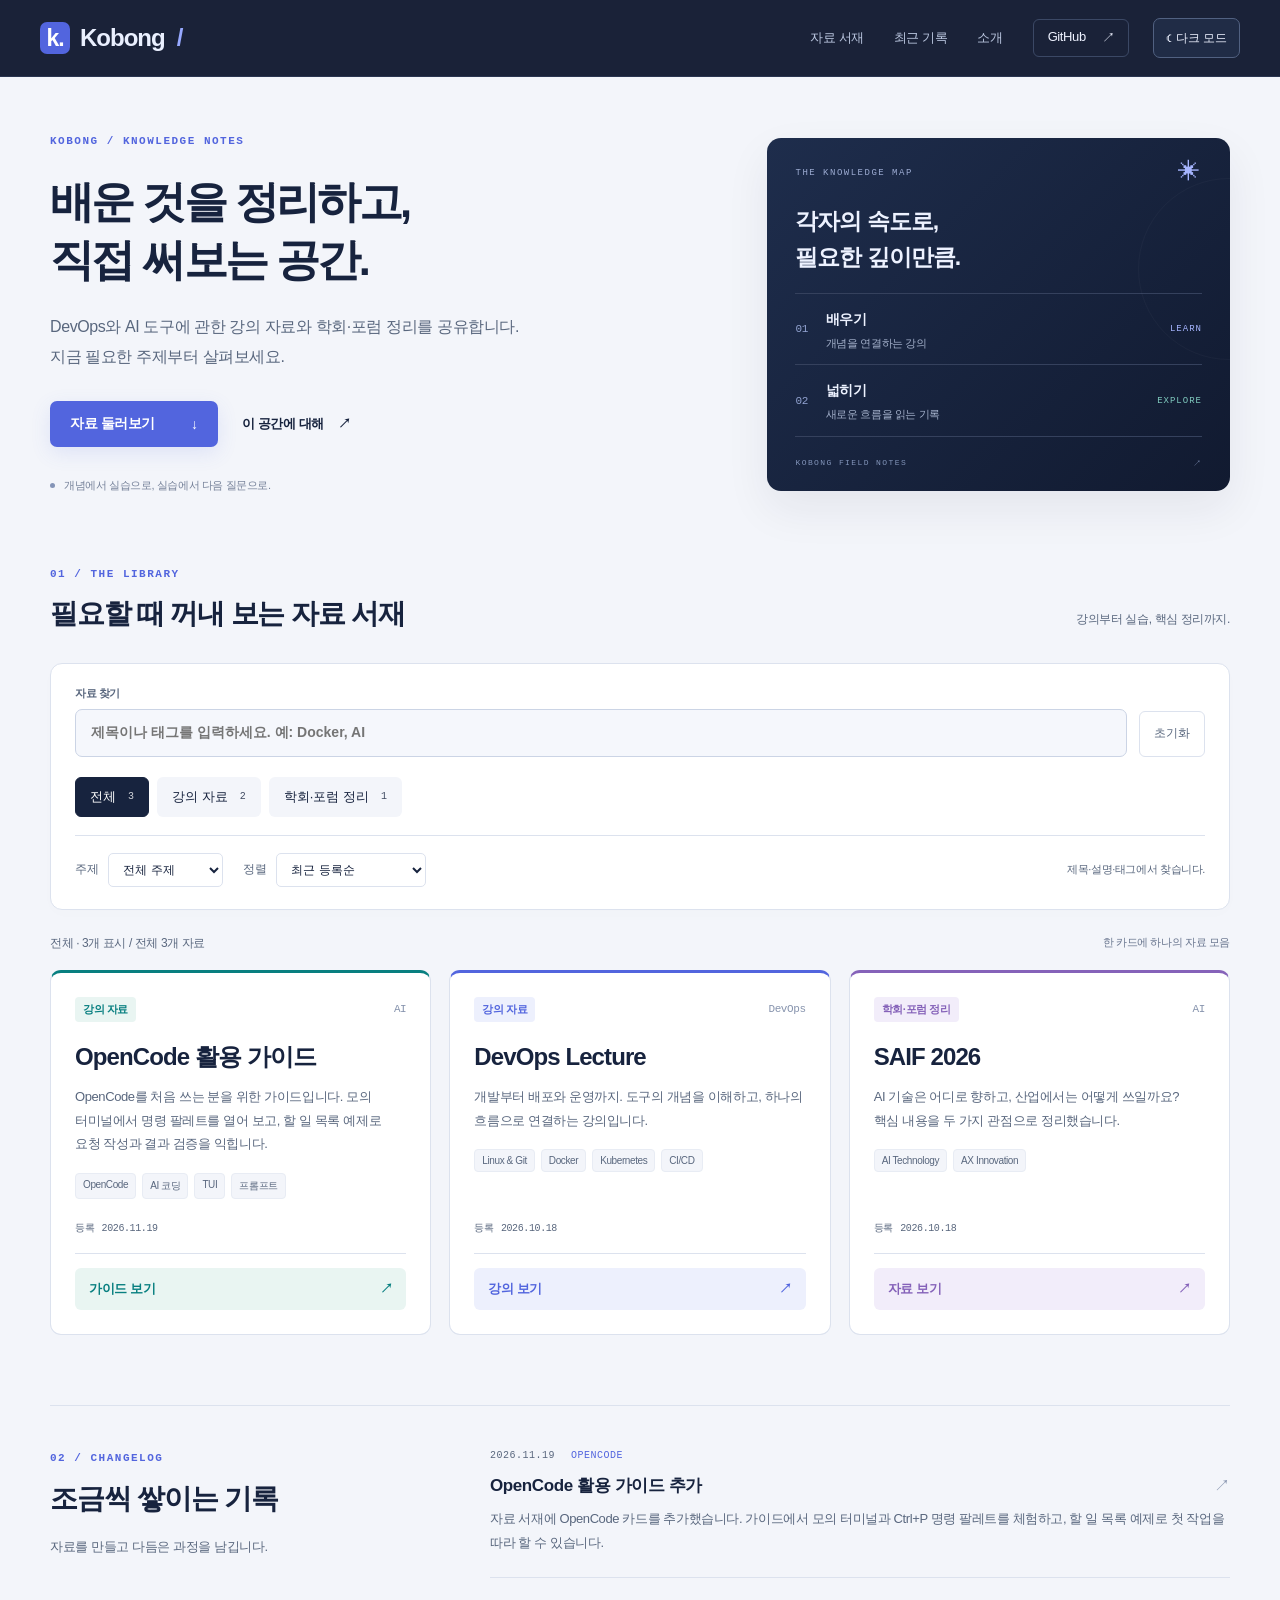
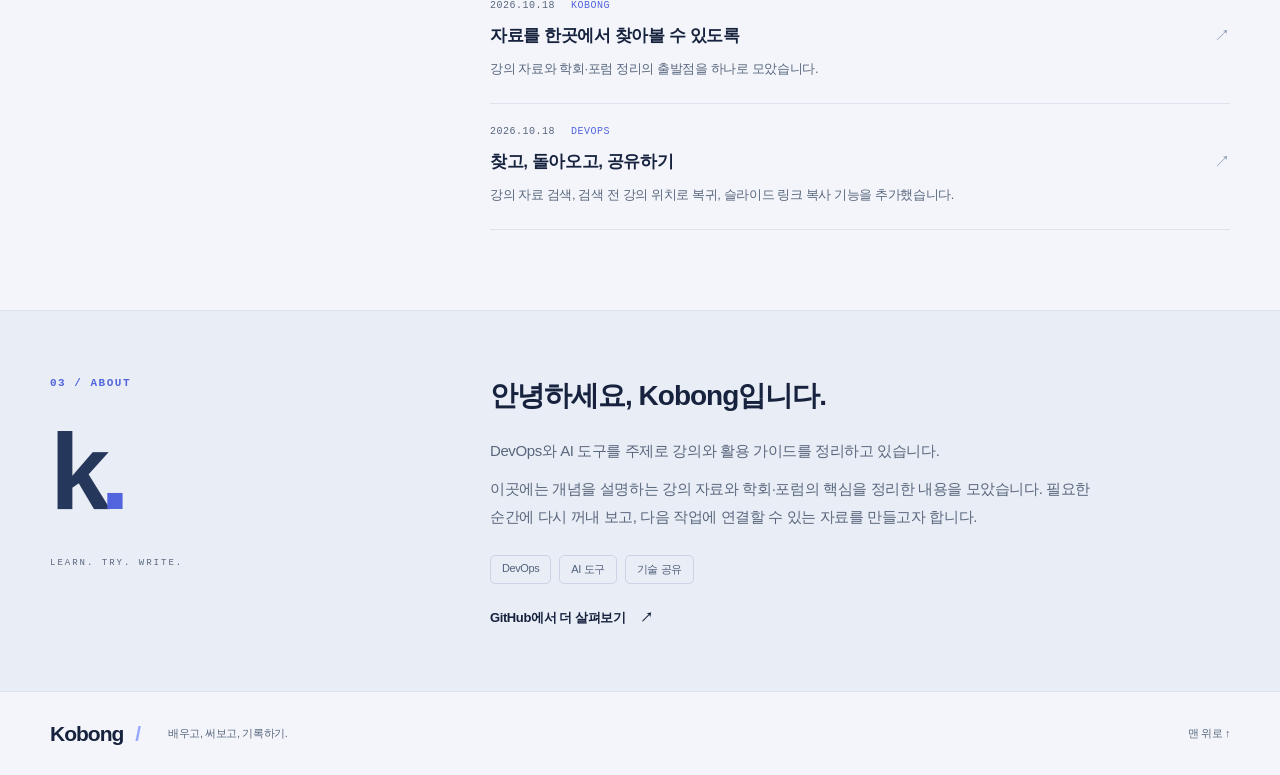
<file: index.html>
<!doctype html>
<html lang="ko">
<head>
  <meta charset="UTF-8">
  <meta name="viewport" content="width=device-width,initial-scale=1">
  <meta name="description" content="DevOps와 AI 도구를 배우고, 직접 써보고, 기록하는 Kobong의 자료 모음입니다.">
  <meta name="theme-color" content="#111a30">
  <meta property="og:title" content="Kobong · 배우고, 써보고, 기록하기">
  <meta property="og:description" content="DevOps와 AI 도구를 배우고, 직접 써보고, 기록하는 Kobong의 자료 모음입니다.">
  <meta property="og:type" content="website">
  <title>Kobong · 배우고, 써보고, 기록하기</title>
  <link rel="icon" href="./assets/favicon.svg" type="image/svg+xml">
  <script src="./assets/theme.js"></script>
  <link rel="stylesheet" href="./assets/style.css">
  <script type="module" src="./assets/library.mjs"></script>
</head>
<body>
  <a class="skip" href="#main">본문으로 이동</a>
  <header class="site-header">
    <div class="header-inner"><a class="brand" href="#main" aria-label="Kobong 처음으로"><span class="brand-mark" aria-hidden="true">k.</span>Kobong<span class="brand-dot" aria-hidden="true">/</span></a>
      <nav aria-label="주 메뉴"><a href="#library">자료 서재</a><a href="#updates">최근 기록</a><a href="#about">소개</a><a class="github-nav" href="https://github.com/kobong8">GitHub <span aria-hidden="true">↗</span></a></nav>
      <button type="button" data-theme-toggle aria-label="&#45796;&#53356; &#47784;&#46300;" aria-pressed="false" title="&#53580;&#47560; &#51204;&#54872; (T)" hidden></button>
    </div>
  </header>
  <main id="main" tabindex="-1">
    <section class="hero wrap" aria-labelledby="hero-title">
      <div class="hero-copy"><p class="eyebrow">KOBONG / KNOWLEDGE NOTES</p><h1 id="hero-title">배운 것을 정리하고,<br>직접 써보는 공간.</h1><p class="hero-description">DevOps와 AI 도구에 관한 강의 자료와 학회·포럼 정리를 공유합니다. 지금 필요한 주제부터 살펴보세요.</p><div class="hero-actions"><a class="button primary" href="#library">자료 둘러보기 <span aria-hidden="true">↓</span></a><a class="text-link" href="#about">이 공간에 대해 <span aria-hidden="true">↗</span></a></div><p class="hero-note"><span aria-hidden="true"></span>개념에서 실습으로, 실습에서 다음 질문으로.</p></div>
      <div class="field-notes" aria-label="이 공간의 두 가지 읽는 방법"><div class="note-top"><span>THE KNOWLEDGE MAP</span><span aria-hidden="true">✳</span></div><p class="note-title">각자의 속도로,<br>필요한 깊이만큼.</p><div class="note-paths"><div><span class="path-number">01</span><p><strong>배우기</strong><small>개념을 연결하는 강의</small></p><span class="path-label">LEARN</span></div><div><span class="path-number">02</span><p><strong>넓히기</strong><small>새로운 흐름을 읽는 기록</small></p><span class="path-label">EXPLORE</span></div></div><div class="note-bottom"><span>KOBONG FIELD NOTES</span><span aria-hidden="true">↗</span></div></div>
    </section>
    <section id="library" class="library wrap" aria-labelledby="library-title">
      <div class="section-heading"><div><p class="eyebrow">01 / THE LIBRARY</p><h2 id="library-title">필요할 때 꺼내 보는 자료 서재</h2></div><p>강의부터 실습, 핵심 정리까지.</p></div>
      <div class="library-controls" hidden>
        <div class="library-search-row"><label class="library-search" for="library-query"><span>자료 찾기</span><input id="library-query" type="search" placeholder="제목이나 태그를 입력하세요. 예: Docker, AI" maxlength="200" autocomplete="off" aria-controls="resource-grid"></label><button class="library-reset" type="button" data-reset>초기화</button></div>
        <div class="library-categories" role="group" aria-label="자료 분류"><button type="button" data-category="" aria-pressed="true">전체 <span>3</span></button><button type="button" data-category="강의 자료" aria-pressed="false">강의 자료 <span>2</span></button><button type="button" data-category="학회·포럼 정리" aria-pressed="false">학회·포럼 정리 <span>1</span></button></div>
        <div class="library-options"><label for="library-topic">주제<select id="library-topic" aria-controls="resource-grid"><option value="">전체 주제</option><option value="AI">AI</option><option value="DevOps">DevOps</option></select></label><label for="library-sort">정렬<select id="library-sort" aria-controls="resource-grid"><option value="added">최근 등록순</option><option value="updated">최근 업데이트순</option><option value="title">제목순</option></select></label><span class="library-help">제목·설명·태그에서 찾습니다.</span></div>
      </div>
      <div class="library-results-bar"><p id="library-status" role="status" aria-live="polite" aria-atomic="true">전체 3개 자료</p><span>한 카드에 하나의 자료 모음</span></div>
      <div class="resource-grid" id="resource-grid"><article class="resource blue" data-resource="{&quot;id&quot;: &quot;devops&quot;, &quot;type&quot;: &quot;강의 자료&quot;, &quot;title&quot;: &quot;DevOps Lecture&quot;, &quot;description&quot;: &quot;개발부터 배포와 운영까지. 도구의 개념을 이해하고, 하나의 흐름으로 연결하는 강의입니다.&quot;, &quot;tags&quot;: [&quot;Linux &amp; Git&quot;, &quot;Docker&quot;, &quot;Kubernetes&quot;, &quot;CI/CD&quot;], &quot;topics&quot;: [&quot;DevOps&quot;], &quot;addedAt&quot;: &quot;2026-10-18&quot;, &quot;updatedAt&quot;: null}" aria-labelledby="title-devops">
          <div class="card-top"><span>강의 자료</span><span class="resource-number">DevOps</span></div>
          <h3 id="title-devops">DevOps Lecture</h3>
          <p class="card-description">개발부터 배포와 운영까지. 도구의 개념을 이해하고, 하나의 흐름으로 연결하는 강의입니다.</p><ul class="tags" aria-label="주제"><li>Linux &amp; Git</li><li>Docker</li><li>Kubernetes</li><li>CI/CD</li></ul>
          <p class="resource-date">등록 <time datetime="2026-10-18">2026.10.18</time></p>
          <div class="card-bottom"><a class="card-action" href="https://kobong8.github.io/lecture-devops/" aria-label="DevOps Lecture 강의 보기">강의 보기<span aria-hidden="true">↗</span></a>
          </div></article>
<article class="resource violet" data-resource="{&quot;id&quot;: &quot;saif&quot;, &quot;type&quot;: &quot;학회·포럼 정리&quot;, &quot;title&quot;: &quot;SAIF 2026&quot;, &quot;description&quot;: &quot;AI 기술은 어디로 향하고, 산업에서는 어떻게 쓰일까요? 핵심 내용을 두 가지 관점으로 정리했습니다.&quot;, &quot;tags&quot;: [&quot;AI Technology&quot;, &quot;AX Innovation&quot;], &quot;topics&quot;: [&quot;AI&quot;], &quot;addedAt&quot;: &quot;2026-10-18&quot;, &quot;updatedAt&quot;: null}" aria-labelledby="title-saif">
          <div class="card-top"><span>학회·포럼 정리</span><span class="resource-number">AI</span></div>
          <h3 id="title-saif">SAIF 2026</h3>
          <p class="card-description">AI 기술은 어디로 향하고, 산업에서는 어떻게 쓰일까요? 핵심 내용을 두 가지 관점으로 정리했습니다.</p><ul class="tags" aria-label="주제"><li>AI Technology</li><li>AX Innovation</li></ul>
          <p class="resource-date">등록 <time datetime="2026-10-18">2026.10.18</time></p>
          <div class="card-bottom"><a class="card-action" href="https://kobong8.github.io/SAIF-2026/" aria-label="SAIF 2026 자료 보기">자료 보기<span aria-hidden="true">↗</span></a>
          </div></article>
<article class="resource teal" data-resource="{&quot;id&quot;: &quot;opencode&quot;, &quot;type&quot;: &quot;강의 자료&quot;, &quot;title&quot;: &quot;OpenCode 활용 가이드&quot;, &quot;description&quot;: &quot;OpenCode를 처음 쓰는 분을 위한 가이드입니다. 모의 터미널에서 명령 팔레트를 열어 보고, 할 일 목록 예제로 요청 작성과 결과 검증을 익힙니다.&quot;, &quot;tags&quot;: [&quot;OpenCode&quot;, &quot;AI 코딩&quot;, &quot;TUI&quot;, &quot;프롬프트&quot;], &quot;topics&quot;: [&quot;AI&quot;], &quot;addedAt&quot;: &quot;2026-11-19&quot;, &quot;updatedAt&quot;: null}" aria-labelledby="title-opencode">
          <div class="card-top"><span>강의 자료</span><span class="resource-number">AI</span></div>
          <h3 id="title-opencode">OpenCode 활용 가이드</h3>
          <p class="card-description">OpenCode를 처음 쓰는 분을 위한 가이드입니다. 모의 터미널에서 명령 팔레트를 열어 보고, 할 일 목록 예제로 요청 작성과 결과 검증을 익힙니다.</p><ul class="tags" aria-label="주제"><li>OpenCode</li><li>AI 코딩</li><li>TUI</li><li>프롬프트</li></ul>
          <p class="resource-date">등록 <time datetime="2026-11-19">2026.11.19</time></p>
          <div class="card-bottom"><a class="card-action" href="https://kobong8.github.io/introduction-to-opencode/" aria-label="OpenCode 활용 가이드 가이드 보기">가이드 보기<span aria-hidden="true">↗</span></a>
          </div></article></div>
      <div class="library-empty" hidden><span aria-hidden="true">⌕</span><h3>조건에 맞는 자료가 없습니다.</h3><p>다른 검색어를 입력하거나 분류·주제 조건을 바꿔보세요.</p><button type="button" data-reset>전체 자료 보기</button></div>
      <noscript><p class="library-noscript">모든 자료를 표시하고 있습니다. 검색과 필터는 JavaScript를 켜면 사용할 수 있습니다.</p></noscript>
    </section>
    <section id="updates" class="updates wrap" aria-labelledby="updates-title"><div class="updates-heading"><p class="eyebrow">02 / CHANGELOG</p><h2 id="updates-title">조금씩 쌓이는 기록</h2><p>자료를 만들고 다듬은 과정을 남깁니다.</p></div><ol class="update-list"><li><div class="update-meta"><time datetime="2026-11-19">2026.11.19</time><span>OPENCODE</span></div><a href="https://kobong8.github.io/introduction-to-opencode/"><h3>OpenCode 활용 가이드 추가</h3><span aria-hidden="true">↗</span></a><p>자료 서재에 OpenCode 카드를 추가했습니다. 가이드에서 모의 터미널과 Ctrl+P 명령 팔레트를 체험하고, 할 일 목록 예제로 첫 작업을 따라 할 수 있습니다.</p></li>
<li><div class="update-meta"><time datetime="2026-10-18">2026.10.18</time><span>KOBONG</span></div><a href="#library"><h3>자료를 한곳에서 찾아볼 수 있도록</h3><span aria-hidden="true">↗</span></a><p>강의 자료와 학회·포럼 정리의 출발점을 하나로 모았습니다.</p></li>
<li><div class="update-meta"><time datetime="2026-10-18">2026.10.18</time><span>DEVOPS</span></div><a href="https://github.com/kobong8/lecture-devops"><h3>찾고, 돌아오고, 공유하기</h3><span aria-hidden="true">↗</span></a><p>강의 자료 검색, 검색 전 강의 위치로 복귀, 슬라이드 링크 복사 기능을 추가했습니다.</p></li></ol></section>
    <section id="about" class="about-section" aria-labelledby="about-title"><div class="about wrap"><div class="about-heading"><p class="eyebrow">03 / ABOUT</p><div class="monogram" aria-hidden="true">k<span>.</span></div><span class="about-signature">LEARN. TRY. WRITE.</span></div><div class="about-copy"><h2 id="about-title">안녕하세요, Kobong입니다.</h2><p>DevOps와 AI 도구를 주제로 강의와 활용 가이드를 정리하고 있습니다.</p><p>이곳에는 개념을 설명하는 강의 자료와 학회·포럼의 핵심을 정리한 내용을 모았습니다. 필요한 순간에 다시 꺼내 보고, 다음 작업에 연결할 수 있는 자료를 만들고자 합니다.</p><ul class="interest-list" aria-label="관심 주제"><li>DevOps</li><li>AI 도구</li><li>기술 공유</li></ul><a class="text-link" href="https://github.com/kobong8">GitHub에서 더 살펴보기 <span aria-hidden="true">↗</span></a></div></div></section>
  </main>
  <footer class="site-footer wrap"><a class="brand" href="#main">Kobong<span class="brand-dot" aria-hidden="true">/</span></a><p>배우고, 써보고, 기록하기.</p><a href="#main">맨 위로 <span aria-hidden="true">↑</span></a></footer>
</body>
</html>
</file>
<file: assets/style.css>
:root{--paper:#f3f5fa;--ink:#17233e;--muted:#59677e;--line:#dce2ee;--accent:#5265de;--navy:#111a30;--white:#fff;--radius:14px}
*{box-sizing:border-box}html{scroll-behavior:smooth;scroll-padding-top:96px}body{margin:0;background:var(--paper);color:var(--ink);font-family:'Segoe UI','Malgun Gothic',sans-serif;letter-spacing:-.025em;-webkit-font-smoothing:antialiased}a{color:inherit;text-decoration:none}button,input{font:inherit}p,h1,h2,h3{margin:0;word-break:keep-all;overflow-wrap:anywhere}p{line-height:1.85}a:focus-visible{outline:3px solid var(--accent);outline-offset:5px;border-radius:3px}main:focus{outline:none}.wrap{width:min(1180px,calc(100% - 80px));margin-inline:auto}.skip{position:fixed;top:-80px;left:16px;z-index:100;background:white;padding:12px}.skip:focus{top:12px}
.site-header{position:sticky;top:0;z-index:10;background:#111a30f5;color:#eaf0ff;border-bottom:1px solid #2a3550;backdrop-filter:blur(16px)}.header-inner{width:min(1280px,calc(100% - 80px));min-height:76px;margin:auto;display:flex;align-items:center;justify-content:space-between;gap:24px}.brand{display:inline-flex;align-items:center;gap:10px;font-size:24px;font-weight:750;letter-spacing:-1px;white-space:nowrap}.brand-mark{display:grid;place-items:center;width:30px;height:32px;font-size:23px;background:#5265de;border-radius:7px;color:white}.brand-dot{color:#97a9ff;margin-left:2px}.site-header nav{display:flex;align-items:center;gap:30px}.site-header nav a{font-size:13px;color:#bac6df;padding:9px 0}.site-header nav a:hover{color:white}.site-header nav .github-nav{padding:9px 14px;border:1px solid #3b4865;border-radius:6px;color:#eef2ff;display:flex;gap:16px}.eyebrow{font:11px/1.6 Consolas,monospace;font-weight:600;letter-spacing:1.5px;color:var(--accent)}
.hero{display:grid;grid-template-columns:1.4fr 1fr;gap:70px;align-items:center;padding-block:84px 76px}.hero h1{font-size:clamp(35px,3.7vw,53px);line-height:1.35;letter-spacing:-.06em;font-weight:750;margin:22px 0}.hero-description{font-size:16px;max-width:490px;color:var(--muted)}.hero-actions{display:flex;align-items:center;gap:24px;margin-top:30px}.button{display:inline-flex;align-items:center;justify-content:space-between;gap:36px;padding:14px 20px;border-radius:7px;font-size:14px;font-weight:600}.primary{background:var(--accent);color:white;box-shadow:0 6px 20px #5265de20}.primary:hover{background:#4054cd}.text-link{font-size:13px;font-weight:600;display:inline-flex;align-items:center;gap:14px;text-underline-offset:5px}.text-link:hover{text-decoration:underline}.hero-note{font-size:11px;color:#758199;margin-top:28px;display:flex;align-items:center;gap:9px}.hero-note>span{width:5px;height:5px;background:#8494b7;border-radius:50%;flex-shrink:0}
.field-notes{background:linear-gradient(135deg,#1e2d4c,#111a30);padding:26px 30px;color:#edf2ff;border-radius:var(--radius);box-shadow:0 18px 45px #17233e12;position:relative;overflow:hidden}.field-notes::after{content:'';position:absolute;width:180px;height:180px;border:1px solid #ffffff08;border-radius:50%;right:-90px;top:40px;pointer-events:none}.note-top{display:flex;align-items:center;justify-content:space-between;color:#9dacd3;font:9px Consolas,monospace;letter-spacing:1.5px}.note-top>span:last-child{font-size:22px;color:#a6b5ff}.note-title{font-size:26px;font-weight:600;letter-spacing:-1px;line-height:1.55;margin:24px 0}.note-paths{border-top:1px solid #35415d}.note-paths>div{display:flex;align-items:center;gap:18px;padding:15px 0;border-bottom:1px solid #35415d}.path-number{font:11px Consolas,monospace;color:#92a3d1}.note-paths p{line-height:1.6}.note-paths strong{font-size:14px;font-weight:600}.note-paths small{display:block;color:#a5b2cc;font-size:11px;margin-top:3px}.path-label{margin-left:auto;font:9px Consolas,monospace;letter-spacing:1px;color:#a6b5ff}.note-paths>div:nth-child(2) .path-label{color:#80cbbf}.note-paths>div:nth-child(3) .path-label{color:#c1adf1}.note-bottom{display:flex;justify-content:space-between;margin-top:21px;font:8px Consolas,monospace;letter-spacing:1.4px;color:#8395ba}
.library{padding-top:22px;padding-bottom:70px}.section-heading{display:flex;align-items:flex-end;justify-content:space-between;gap:24px;margin-bottom:28px}.section-heading h2,.updates h2{font-size:28px;line-height:1.5;letter-spacing:-1.2px;margin-top:10px}.section-heading>p{font-size:12px;color:var(--muted);padding-bottom:5px}.resource-grid{display:grid;grid-template-columns:repeat(3,minmax(0,1fr));gap:22px}.resource{--card-accent:#5265de;--card-soft:#edf0fd;background:white;border:1px solid var(--line);border-top:3px solid var(--card-accent);border-radius:11px;padding:25px;display:flex;flex-direction:column;min-width:0;transition:box-shadow .15s,border-color .15s}.resource.teal{--card-accent:#087f80;--card-soft:#e9f5f2}.resource.violet{--card-accent:#8562b9;--card-soft:#f2edfa}.resource:hover{box-shadow:0 10px 28px #17233e09;border-color:var(--card-accent)}.card-top{display:flex;align-items:center;justify-content:space-between;font-size:11px;color:var(--card-accent);font-weight:600}.card-top>span:last-child{font:11px Consolas,monospace;color:#8693ad}.card-preview{display:flex;align-items:center;justify-content:center;gap:10px;background:var(--card-soft);color:var(--card-accent);border-radius:7px;min-height:94px;margin:24px 0}.card-preview b{font:10px Consolas,'Malgun Gothic',monospace;letter-spacing:.4px;border:1px solid currentColor;padding:9px 8px;border-radius:4px;font-weight:600}.card-preview>span{font-size:11px;opacity:.65}.card-eyebrow{font:8px/1.6 Consolas,monospace;letter-spacing:1.3px;color:var(--card-accent)}.resource h3{font-size:26px;font-weight:700;letter-spacing:-.9px;margin:8px 0 13px;line-height:1.35}.card-description{font-size:14px;color:var(--muted)}.tags{display:flex;flex-wrap:wrap;gap:6px;list-style:none;margin:19px 0 25px;padding:0}.tags li{font-size:10px;background:var(--paper);border:1px solid #e8ecf4;border-radius:4px;padding:5px 7px;color:var(--muted)}.card-bottom{margin-top:auto;border-top:1px solid var(--line);padding-top:18px}.card-bottom>p{font-size:11px;color:var(--muted);margin-bottom:14px}.card-action{display:flex;align-items:center;justify-content:space-between;padding:12px 14px;background:var(--card-soft);color:var(--card-accent);border-radius:6px;font-size:13px;font-weight:650}.card-action:hover{background:var(--card-accent);color:white}.tool{display:flex;align-items:center;gap:20px;border:1px solid var(--line);border-radius:10px;padding:24px;margin-top:24px}.tool-icon{display:grid;place-items:center;width:46px;height:46px;border:1px solid #cbd4e6;border-radius:8px;font:17px Consolas,monospace;color:#52627c;flex-shrink:0}.tool .eyebrow{font-size:8px;color:var(--muted)}.tool h3{font-size:16px;margin:4px 0}.tool p:not(.eyebrow){font-size:12px;color:var(--muted)}.tool>a{margin-left:auto;white-space:nowrap}
.updates{display:grid;grid-template-columns:1fr 2fr;gap:70px;padding-top:44px;padding-bottom:80px;border-top:1px solid var(--line)}.updates-heading>p:last-child{font-size:13px;color:var(--muted);margin-top:15px}.update-list{list-style:none;padding:0;margin:0}.update-list li{padding:22px 0;border-bottom:1px solid var(--line)}.update-list li:first-child{padding-top:0}.update-meta{display:flex;gap:16px;font:10px Consolas,monospace;letter-spacing:.5px;color:var(--muted)}.update-meta span{color:var(--accent)}.update-list a{display:flex;justify-content:space-between;gap:20px;align-items:center;margin-top:11px}.update-list a:hover h3{text-decoration:underline;text-underline-offset:5px}.update-list h3{font-size:17px;line-height:1.65}.update-list a>span{color:#8b98b2}.update-list p{font-size:13px;color:var(--muted);margin-top:7px}
.about-section{background:#e9edf5;border-block:1px solid var(--line)}.about{display:grid;grid-template-columns:1fr 2fr;gap:70px;padding-block:64px}.monogram{font-size:108px;font-weight:750;line-height:1.2;letter-spacing:-10px;margin:14px 0;color:#25375a}.monogram span{color:var(--accent)}.about-signature{font:9px Consolas,monospace;letter-spacing:2px;color:var(--muted)}.about-copy h2{font-size:28px;letter-spacing:-1px;line-height:1.5;margin-bottom:20px}.about-copy>p{font-size:15px;color:var(--muted);max-width:630px}.about-copy>p+p{margin-top:10px}.interest-list{display:flex;flex-wrap:wrap;gap:8px;list-style:none;padding:0;margin:24px 0}.interest-list li{padding:6px 11px;border:1px solid #cbd4e5;border-radius:5px;font-size:11px;color:#52627c}.site-footer{display:flex;align-items:center;gap:28px;padding-block:30px}.site-footer .brand{font-size:21px}.site-footer p{font-size:11px;color:var(--muted)}.site-footer>a:last-child{margin-left:auto;font-size:11px;color:var(--muted)}
@media(min-width:1450px){.hero{gap:110px;padding-top:100px}.hero h1{font-size:55px}}
@media(max-width:1100px){.hero{gap:32px;padding-block:60px}.hero h1{font-size:38px}.field-notes{padding:24px}.resource-grid{gap:14px}.resource{padding:20px}.resource h3{font-size:23px}.card-preview{gap:6px}.card-preview b{font-size:9px;padding:8px 6px}.updates,.about{gap:35px}.updates h2{font-size:26px}}
@media(max-width:850px){.wrap,.header-inner{width:calc(100% - 40px)}.hero{grid-template-columns:1fr 1fr;gap:28px}.hero h1{font-size:33px}.hero-description{font-size:14px}.hero-actions{gap:15px;flex-wrap:wrap}.field-notes{padding:22px}.note-title{font-size:23px}.resource-grid{grid-template-columns:1fr}.resource{display:grid;grid-template-columns:1fr 1.5fr;column-gap:26px;padding:26px}.card-top,.card-preview{grid-column:1}.card-preview{grid-row:2/6;margin:16px 0 0;align-self:stretch;min-height:125px}.card-eyebrow,.resource h3,.card-description,.tags,.card-bottom{grid-column:2}.card-eyebrow{grid-row:1}.resource h3{grid-row:2}.card-description{grid-row:3}.tags{grid-row:4}.card-bottom{grid-row:5}.tool{gap:15px}.tool>a{font-size:11px}.section-heading>p{display:none}.updates,.about{grid-template-columns:1fr 1.6fr;gap:30px}.updates h2{font-size:24px}.about-copy h2{font-size:25px}}
@media(max-width:600px){html{scroll-padding-top:118px}.header-inner{min-height:92px;flex-wrap:wrap;gap:10px;padding-block:14px}.brand{font-size:22px}.brand-mark{width:27px;height:29px;font-size:20px}.site-header nav{width:100%;gap:24px;justify-content:space-between}.site-header nav a{font-size:12px;padding:3px 0}.site-header nav .github-nav{border:0;padding:3px 0;gap:7px}.hero{grid-template-columns:1fr;padding-block:48px;gap:36px}.hero h1{font-size:clamp(29px,7.8vw,44px);margin:18px 0}.hero-description{font-size:15px}.hero-actions{margin-top:24px;gap:24px}.hero-note{margin-top:22px;font-size:10px}.field-notes{padding:24px}.note-title{font-size:24px;margin:20px 0}.note-paths>div{padding-block:13px}.library{padding-top:10px;padding-bottom:42px}.section-heading h2{font-size:25px}.resource{display:flex;padding:25px}.resource h3{font-size:27px}.card-preview{min-height:90px;margin:22px 0}.card-preview b{font-size:11px;padding:10px}.card-preview{gap:16px}.card-description{font-size:14px}.tool{flex-wrap:wrap;padding:20px;gap:14px}.tool>div:nth-child(2){flex:1;min-width:0}.tool>a{margin-left:60px}.tool h3{font-size:15px}.updates{grid-template-columns:1fr;gap:28px;padding-block:36px 46px}.updates-heading>p:last-child{margin-top:8px}.updates h2{font-size:25px}.update-list h3{font-size:17px}.about{grid-template-columns:1fr;gap:28px;padding-block:42px}.about-heading{display:flex;align-items:center;justify-content:space-between;gap:20px}.about-heading .monogram{font-size:64px;margin:0;letter-spacing:-5px}.about-signature{display:none}.about-copy h2{font-size:25px}.site-footer{gap:16px;flex-wrap:wrap;padding-block:25px}.site-footer p{font-size:10px}.site-footer>a:last-child{font-size:10px}.eyebrow{font-size:10px}}
/* Library: compact, extensible catalog; all entries remain available without JS. */
[hidden]{display:none!important}
.hero{padding-block:56px 48px}.hero h1{font-size:clamp(33px,3.4vw,48px)}.field-notes{padding:22px 28px}.note-title{font-size:23px;margin:18px 0}.note-paths>div{padding:12px 0}
.library-controls{background:#fff;border:1px solid var(--line);border-radius:12px;padding:22px 24px;margin-bottom:20px;box-shadow:0 4px 16px #17233e03}
.library-search-row{display:flex;align-items:flex-end;gap:12px}.library-search{display:flex;flex-direction:column;flex:1;gap:8px;font-size:11px;font-weight:600;color:var(--muted)}
.library-search input{width:100%;min-width:0;padding:13px 15px;background:#f5f7fc;border:1px solid #cbd4e5;border-radius:7px;color:var(--ink);font:inherit;font-size:14px;line-height:1.4}
.library-controls button,.library-empty button{cursor:pointer;font:inherit;color:var(--ink);border:1px solid var(--line);border-radius:6px;background:#fff;font-size:12px;padding:11px 14px}
.library-controls button:hover,.library-empty button:hover{background:#edf0fd}.library-controls button:focus-visible,.library-controls input:focus-visible,.library-controls select:focus-visible,.library-empty button:focus-visible{outline:3px solid var(--accent);outline-offset:3px}
.library-controls .library-reset{min-height:46px;color:var(--muted)}.library-categories{display:flex;gap:8px;flex-wrap:wrap;padding:20px 0 18px;border-bottom:1px solid var(--line)}
.library-categories button{border-color:transparent;background:var(--paper);font-size:13px;display:inline-flex;align-items:center;gap:12px;padding:10px 14px}
.library-categories button span{font:10px Consolas,monospace;opacity:.8}.library-categories button[aria-pressed=true]{background:var(--ink);color:#fff;border-color:var(--ink)}
.library-options{display:flex;align-items:center;gap:20px;padding-top:17px}.library-options label{display:flex;align-items:center;gap:10px;font-size:12px;color:var(--muted)}
.library-options select{font:inherit;color:var(--ink);background:white;border:1px solid var(--line);border-radius:5px;padding:8px 30px 8px 10px;min-width:115px;max-width:100%}.library-help{margin-left:auto;font-size:11px;color:#59677e}
.library-results-bar{display:flex;align-items:center;justify-content:space-between;gap:16px;margin:22px 0 16px;font-size:12px;color:var(--muted)}.library-results-bar>span{font-size:11px;color:#68758e}
.library .resource-grid{display:grid;grid-template-columns:repeat(3,minmax(0,1fr));gap:18px;align-items:stretch}
.library .resource{display:flex;flex-direction:column;padding:24px;gap:0;min-width:0;border-top-width:3px}.library .resource h3{font-size:24px;margin:19px 0 12px}.library .card-description{font-size:13px;line-height:1.8}.library .tags{margin:17px 0 20px}.library .tags li{font-size:10px}.resource-date{font-size:10px;color:var(--muted);margin-top:auto;padding-bottom:15px}.resource-date time{margin-left:5px;font-family:Consolas,monospace}.library .card-bottom{margin-top:0;padding-top:14px}.library .card-top>span:first-child{background:var(--card-soft);padding:5px 8px;border-radius:4px}.library .resource-number{font-size:10px}
.library-empty{text-align:center;border:1px dashed #c5cee1;border-radius:12px;background:#eef1f8;padding:48px 24px}.library-empty>span{font-size:32px;color:#8493b5}.library-empty h3{font-size:19px;margin:10px 0}.library-empty p{font-size:13px;color:var(--muted);margin-bottom:20px}.library-empty button{background:var(--ink);color:white;border-color:var(--ink)}.library-empty button:hover{background:#2c3d62}.library-noscript{font-size:12px;color:var(--muted);margin-top:20px}
@media(max-width:1000px){.library .resource-grid{grid-template-columns:repeat(2,minmax(0,1fr))}.library-help{display:none}.library .resource h3{font-size:23px}}
@media(max-width:600px){.hero{padding-block:38px}.hero h1{font-size:clamp(29px,7.8vw,42px)}.library-controls{padding:17px}.library-search input{font-size:16px;padding:11px}.library-controls .library-reset{padding:10px;min-height:46px}.library-categories{gap:6px;padding-block:17px}.library-categories button{font-size:12px;padding:9px 10px;gap:8px}.library-options{flex-wrap:wrap;gap:12px}.library-options label{justify-content:space-between;flex:1 1 150px}.library-options select{flex:1;min-width:0}.library-results-bar{font-size:11px}.library-results-bar>span{display:none}.library .resource-grid{grid-template-columns:minmax(0,1fr);gap:14px}.library .resource{padding:22px}.library .resource h3{font-size:25px}.library .card-description{font-size:14px}}
@media(prefers-reduced-motion:reduce){html{scroll-behavior:auto}*{transition:none!important}}

/* Theme palette follows kobong-site-template. */
:root{color-scheme:light}
html[data-theme="dark"]{color-scheme:dark;--paper:#111a2c;--ink:#edf2ff;--muted:#aebcd4;--line:#35425e;--accent:#a7b3ff;--soft:#263650;--white:#1b2941}
[data-theme-toggle]{white-space:nowrap}

.site-header nav{margin-left:auto}
.site-header [data-theme-toggle]{flex-shrink:0;border:1px solid #516181;border-radius:7px;background:#202c46;color:#edf2ff;padding:10px 12px;font:inherit;font-size:12px;cursor:pointer;min-height:40px}
.site-header [data-theme-toggle]:hover{background:#304365}
[data-theme-toggle]:focus-visible{outline:3px solid #a7b3ff;outline-offset:3px}
html[data-theme="dark"] .resource{--card-accent:#a7b3ff;--card-soft:#263650;background:var(--white)}
html[data-theme="dark"] .resource.teal{--card-accent:#78d6c8;--card-soft:#193e42}
html[data-theme="dark"] .resource.violet{--card-accent:#c9afff;--card-soft:#352e4f}
html[data-theme="dark"] .card-action:hover{color:var(--paper)}
html[data-theme="dark"] :is(.skip,.library-controls,.library-options select,.library-controls button){background:var(--white)}
html[data-theme="dark"] :is(.library-search input,.library-empty){background:var(--paper);border-color:var(--line)}
html[data-theme="dark"] :is(.library-controls button:hover,.library-empty button:hover){background:var(--soft)}
html[data-theme="dark"] :is(.primary,.library-categories button[aria-pressed=true],.library-empty button){background:#5265de;border-color:#5265de;color:white}
html[data-theme="dark"] :is(.primary:hover,.library-categories button[aria-pressed=true]:hover,.library-empty button:hover){background:#4054cd}
html[data-theme="dark"] :is(.hero-note,.library-help,.library-results-bar>span,.tool-icon,.interest-list li){color:var(--muted)}
html[data-theme="dark"] :is(.tags li,.tool-icon,.interest-list li){border-color:var(--line)}
html[data-theme="dark"] .about-section{background:#172238}
html[data-theme="dark"] .monogram{color:var(--ink)}
@media(min-width:601px) and (max-width:850px){.header-inner{gap:14px}.site-header nav{gap:14px}}
@media(max-width:600px){.site-header nav{order:3;gap:12px}.site-header [data-theme-toggle]{order:2;margin-left:auto}}
</file>
